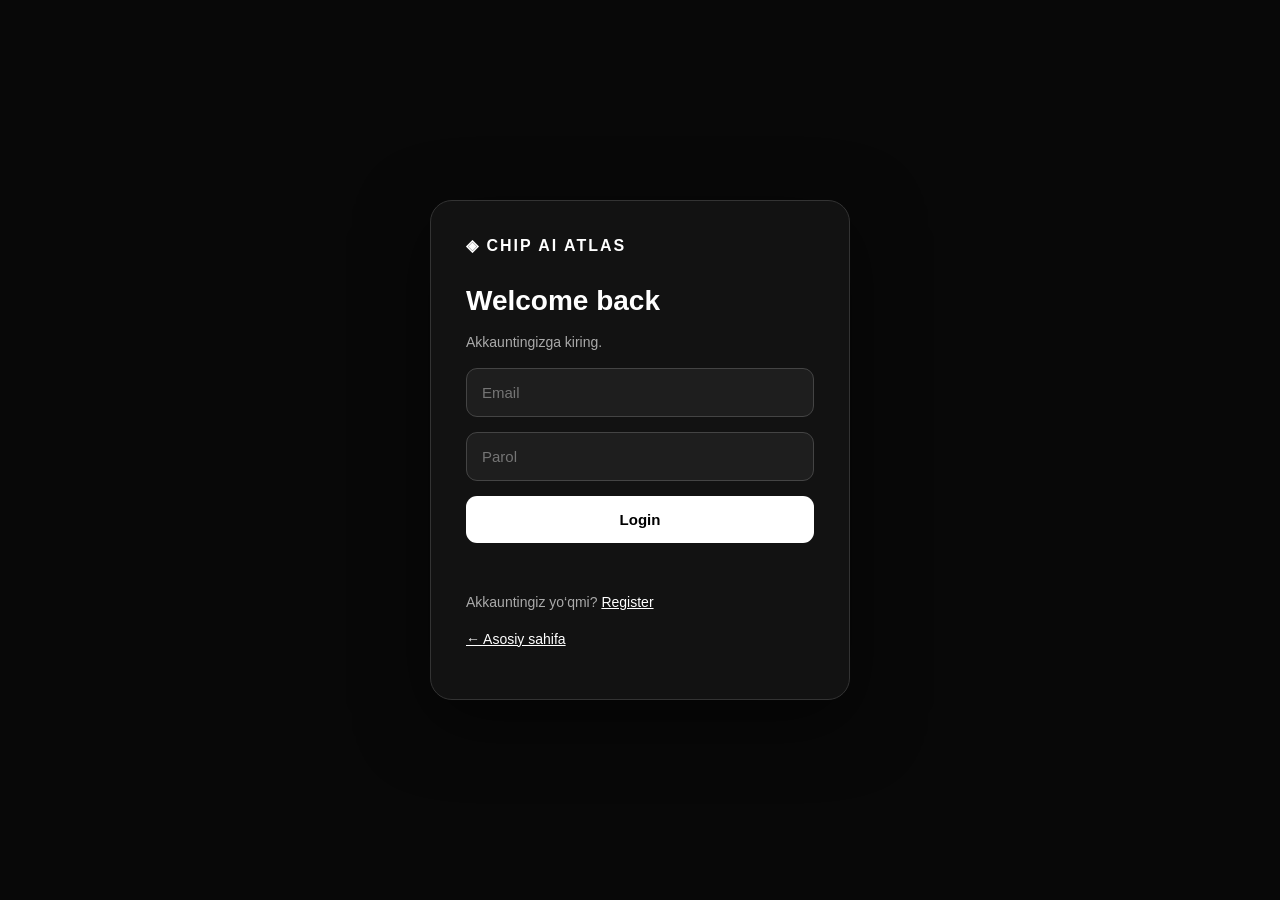
<file: login.html>
<!DOCTYPE html><html lang="uz"><head><meta charset="UTF-8"><meta name="viewport" content="width=device-width,initial-scale=1"><title>Login — Chip AI Atlas</title><style>*{box-sizing:border-box}body{margin:0;min-height:100vh;background:#080808;color:#fff;font-family:Arial,sans-serif;display:grid;place-items:center;padding:20px}.card{width:100%;max-width:420px;background:#121212;border:1px solid #333;border-radius:22px;padding:35px;box-shadow:0 20px 70px #0008}h1{font-size:28px;margin:0 0 12px}p{color:#aaa;font-size:14px;line-height:1.6}input{display:block;width:100%;padding:15px;margin:15px 0;background:#1e1e1e;color:#fff;border:1px solid #444;border-radius:11px;font-size:15px}button{width:100%;padding:15px;background:#fff;color:#000;border:0;border-radius:11px;font-size:15px;font-weight:bold;cursor:pointer}button:disabled{opacity:.5}a{color:#fff}#status{min-height:20px}.brand{font-weight:bold;letter-spacing:2px;margin-bottom:30px}</style></head><body><main class="card"><div class="brand">◈ CHIP AI ATLAS</div><h1>Welcome back</h1><p>Akkauntingizga kiring.</p><form id="form"><input id="email" type="email" placeholder="Email" autocomplete="email" required><input id="password" type="password" placeholder="Parol" autocomplete="current-password" required><button id="submit" type="submit">Login</button></form><p id="status" role="status"></p><p>Akkauntingiz yo‘qmi? <a href="/register.html">Register</a></p><p><a href="/">← Asosiy sahifa</a></p></main><script type="module">import{createClient}from"https://esm.sh/@supabase/supabase-js@2";const form=document.getElementById("form"),status=document.getElementById("status"),button=document.getElementById("submit");try{const r=await fetch("/api/config");if(!r.ok)throw Error("Server konfiguratsiyasi ishlamayapti");const c=await r.json();if(!c.url?.startsWith("https://")||!c.key?.startsWith("sb_publishable_"))throw Error("Supabase sozlamalari noto‘g‘ri");const db=createClient(c.url,c.key);form.onsubmit=async e=>{e.preventDefault();button.disabled=true;status.textContent="Tekshirilmoqda...";try{const{error}=await db.auth.signInWithPassword({email:document.getElementById("email").value.trim(),password:document.getElementById("password").value});if(error)throw error;status.textContent="Muvaffaqiyatli kirdingiz!";location.replace("/")}catch(err){status.textContent="Xatolik: "+err.message}finally{button.disabled=false}}}catch(err){status.textContent="Xatolik: "+err.message;button.disabled=true}</script></body></html>
</file>
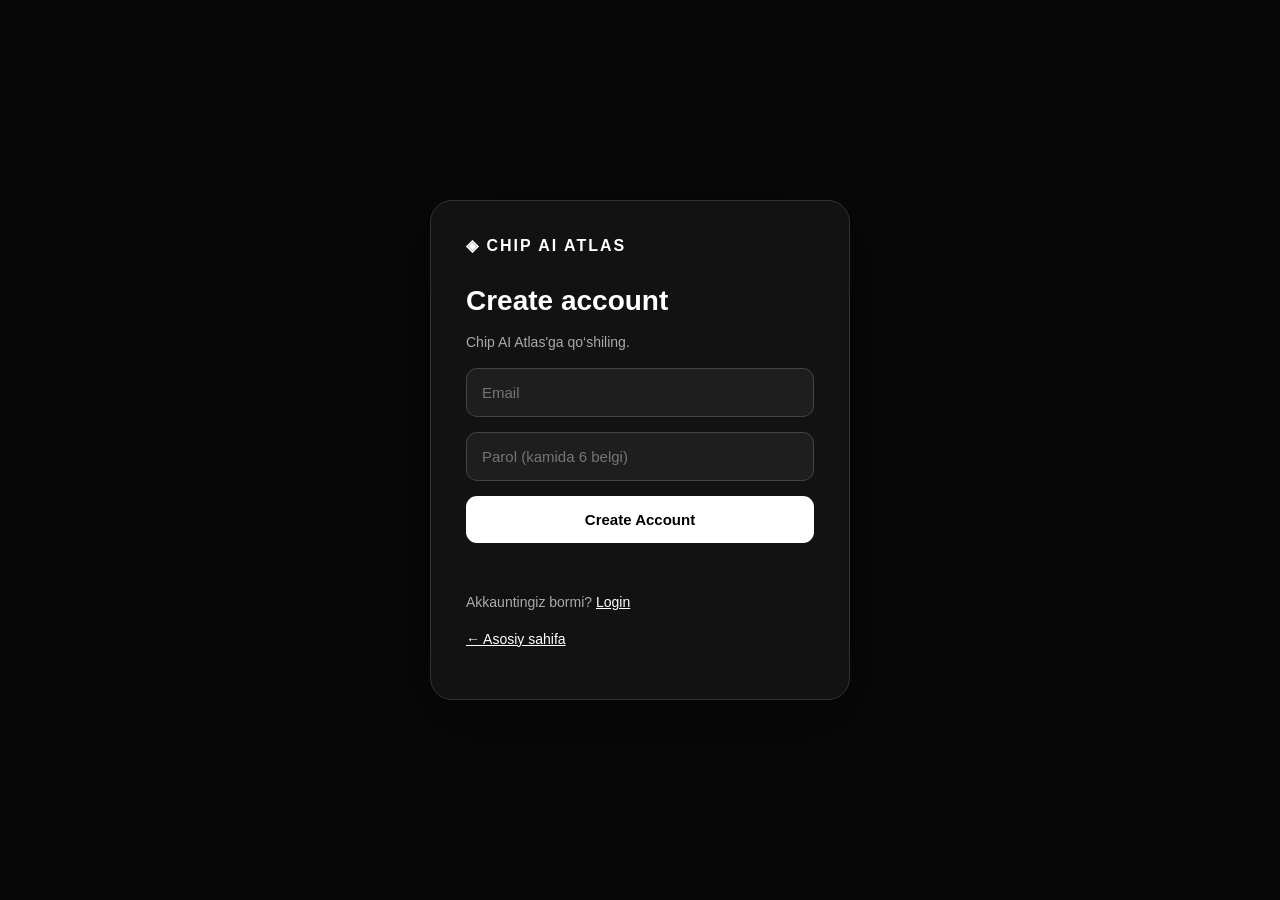
<file: register.html>
<!DOCTYPE html><html lang="uz"><head><meta charset="UTF-8"><meta name="viewport" content="width=device-width,initial-scale=1"><title>Register — Chip AI Atlas</title><style>*{box-sizing:border-box}body{margin:0;min-height:100vh;background:#080808;color:#fff;font-family:Arial,sans-serif;display:grid;place-items:center;padding:20px}.card{width:100%;max-width:420px;background:#121212;border:1px solid #333;border-radius:22px;padding:35px;box-shadow:0 20px 70px #0008}h1{font-size:28px;margin:0 0 12px}p{color:#aaa;font-size:14px;line-height:1.6}input{display:block;width:100%;padding:15px;margin:15px 0;background:#1e1e1e;color:#fff;border:1px solid #444;border-radius:11px;font-size:15px}button{width:100%;padding:15px;background:#fff;color:#000;border:0;border-radius:11px;font-size:15px;font-weight:bold;cursor:pointer}button:disabled{opacity:.5}a{color:#fff}#status{min-height:20px}.brand{font-weight:bold;letter-spacing:2px;margin-bottom:30px}</style></head><body><main class="card"><div class="brand">◈ CHIP AI ATLAS</div><h1>Create account</h1><p>Chip AI Atlas'ga qo‘shiling.</p><form id="form"><input id="email" type="email" placeholder="Email" autocomplete="email" required><input id="password" type="password" placeholder="Parol (kamida 6 belgi)" autocomplete="new-password" minlength="6" required><button id="submit" type="submit">Create Account</button></form><p id="status" role="status"></p><p>Akkauntingiz bormi? <a href="/login.html">Login</a></p><p><a href="/">← Asosiy sahifa</a></p></main><script type="module">import{createClient}from"https://esm.sh/@supabase/supabase-js@2";const form=document.getElementById("form"),status=document.getElementById("status"),button=document.getElementById("submit");try{const r=await fetch("/api/config");if(!r.ok)throw Error("Server konfiguratsiyasi ishlamayapti");const c=await r.json();if(!c.url?.startsWith("https://")||!c.key?.startsWith("sb_publishable_"))throw Error("Supabase sozlamalari noto‘g‘ri");const db=createClient(c.url,c.key);form.onsubmit=async e=>{e.preventDefault();button.disabled=true;status.textContent="Akkaunt yaratilmoqda...";try{const{data,error}=await db.auth.signUp({email:document.getElementById("email").value.trim(),password:document.getElementById("password").value});if(error)throw error;document.getElementById("password").value="";if(data.session){location.replace("/")}else{status.textContent="Ro‘yxatdan o‘tish so‘rovi yuborildi. Emailingizga tasdiqlash xati kelgan bo‘lsa, uni tasdiqlang."}}catch(err){status.textContent="Xatolik: "+err.message}finally{button.disabled=false}}}catch(err){status.textContent="Xatolik: "+err.message;button.disabled=true}</script></body></html>
</file>
